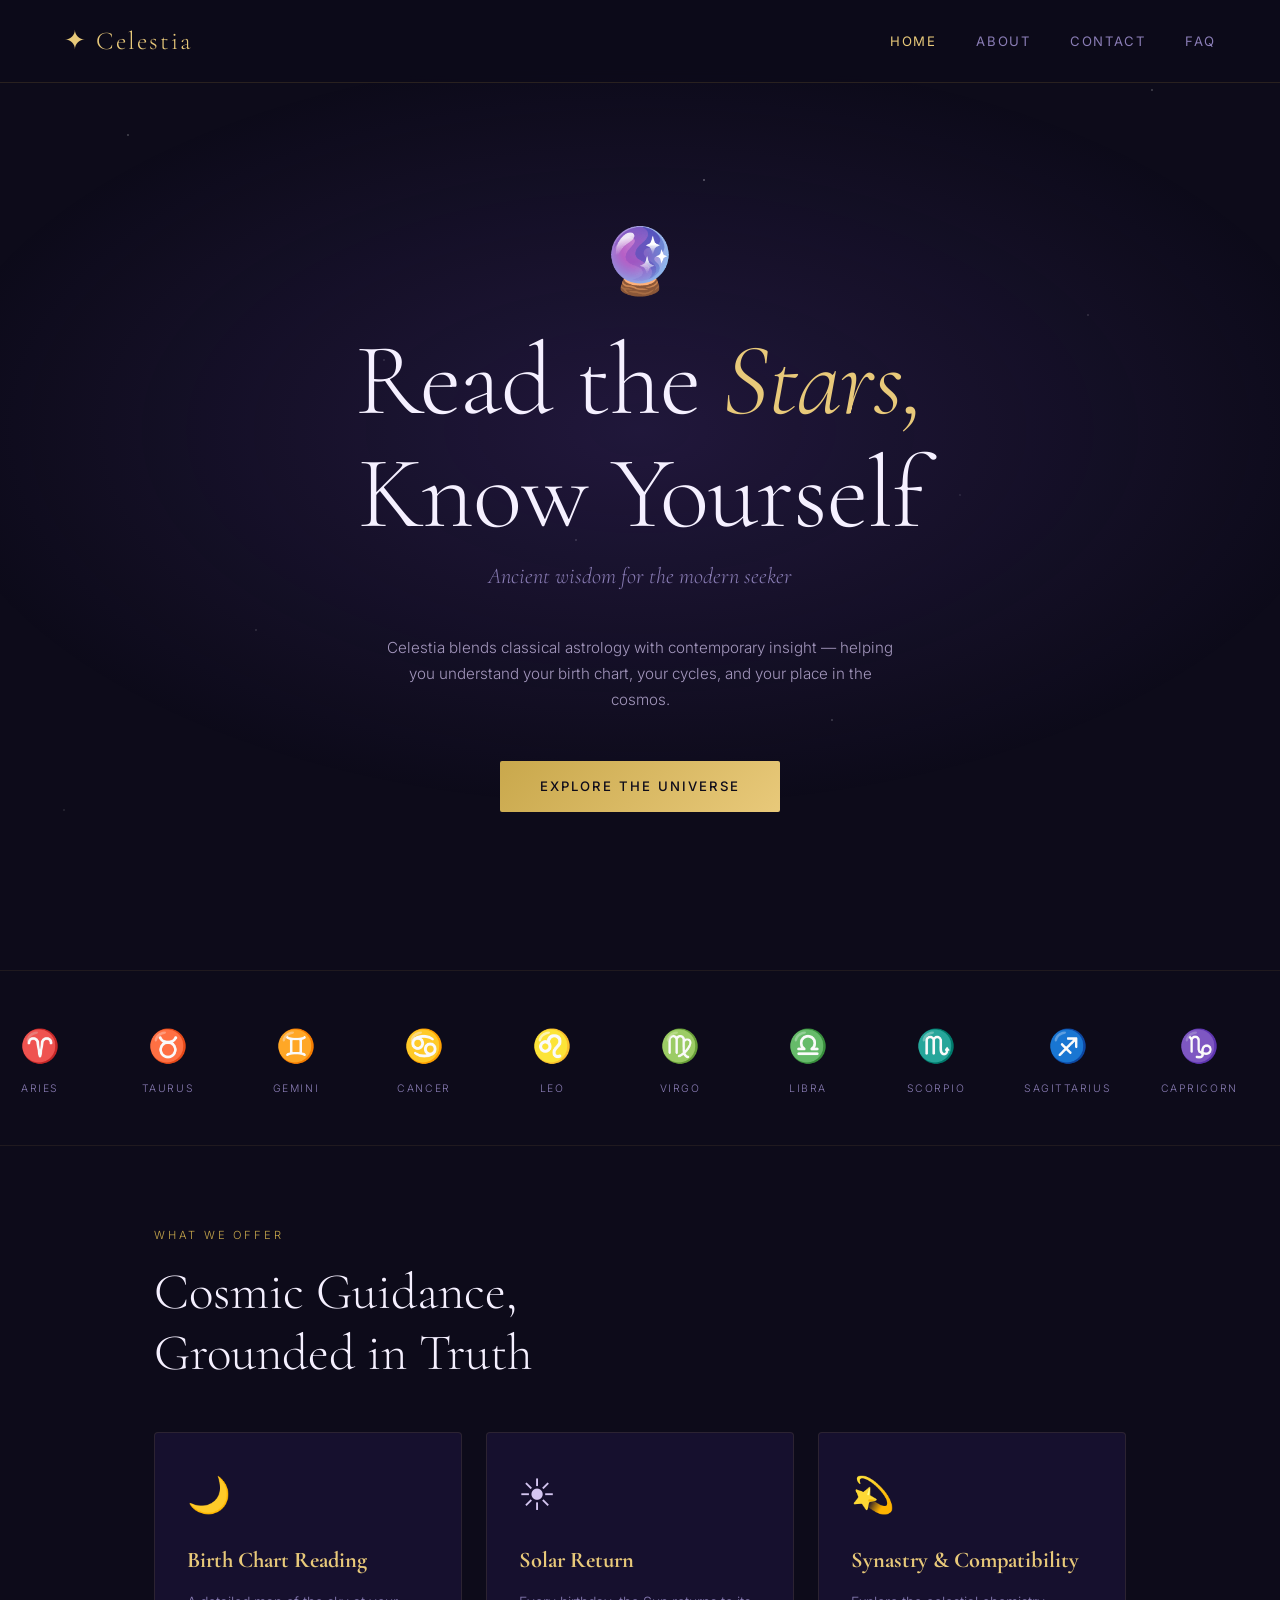
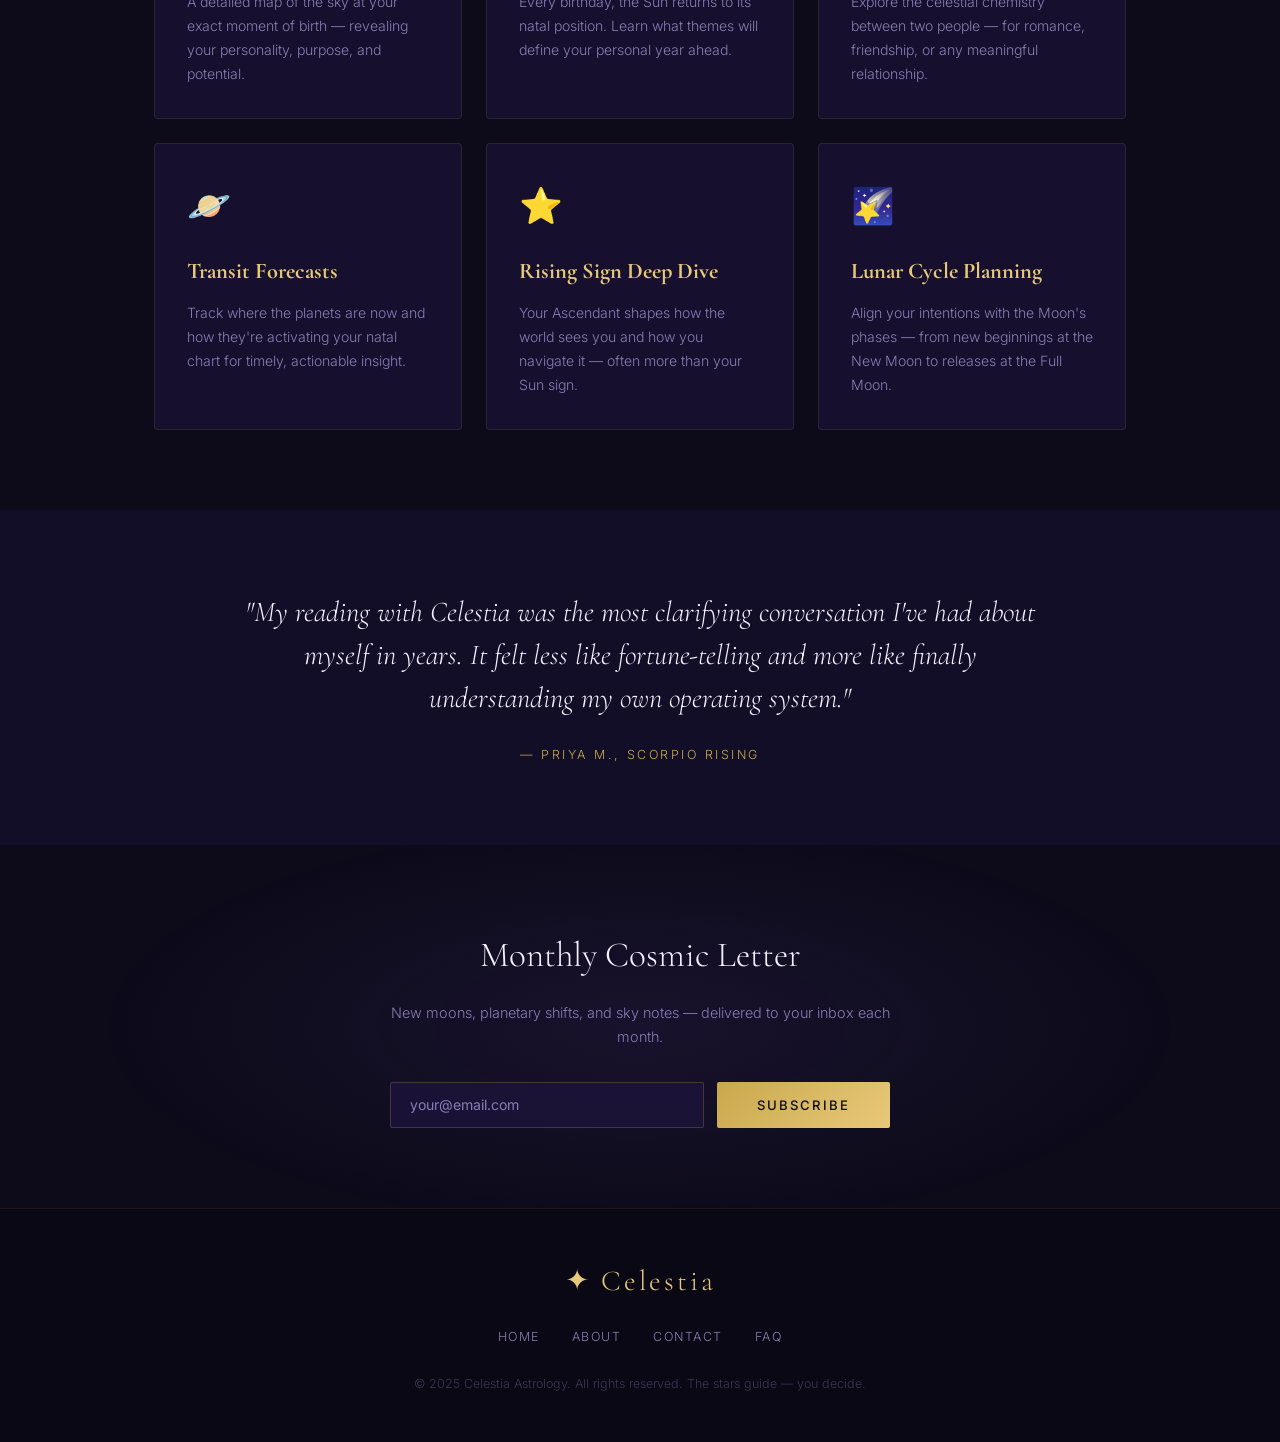
<file: astrology.html>
<!DOCTYPE html>
<html lang="en">
<head>
  <meta charset="UTF-8" />
  <meta name="viewport" content="width=device-width, initial-scale=1.0" />
  <title>Celestia — Astrology for the Modern Soul</title>
  <link href="https://fonts.googleapis.com/css2?family=Cormorant+Garamond:ital,wght@0,300;0,400;0,600;1,300;1,400&family=Inter:wght@300;400;500&display=swap" rel="stylesheet" />
  <style>
    *, *::before, *::after { box-sizing: border-box; margin: 0; padding: 0; }

    :root {
      --midnight: #0d0b1a;
      --deep-violet: #1a1235;
      --cosmic-purple: #2d1f5e;
      --nebula: #5c3d9e;
      --gold: #c9a84c;
      --gold-light: #e8c97a;
      --stardust: #d4c5f0;
      --white: #f5f0ff;
      --muted: #8a7db5;
      --font-display: 'Cormorant Garamond', serif;
      --font-body: 'Inter', sans-serif;
    }

    html { scroll-behavior: smooth; }

    body {
      background: var(--midnight);
      color: var(--stardust);
      font-family: var(--font-body);
      font-weight: 300;
      line-height: 1.7;
      min-height: 100vh;
    }

    /* Stars background */
    body::before {
      content: '';
      position: fixed;
      inset: 0;
      background-image:
        radial-gradient(1px 1px at 10% 15%, rgba(255,255,255,0.6) 0%, transparent 100%),
        radial-gradient(1px 1px at 30% 40%, rgba(255,255,255,0.4) 0%, transparent 100%),
        radial-gradient(1.5px 1.5px at 55% 20%, rgba(255,255,255,0.5) 0%, transparent 100%),
        radial-gradient(1px 1px at 75% 55%, rgba(255,255,255,0.3) 0%, transparent 100%),
        radial-gradient(1px 1px at 90% 10%, rgba(255,255,255,0.6) 0%, transparent 100%),
        radial-gradient(1px 1px at 20% 70%, rgba(255,255,255,0.4) 0%, transparent 100%),
        radial-gradient(1.5px 1.5px at 65% 80%, rgba(255,255,255,0.3) 0%, transparent 100%),
        radial-gradient(1px 1px at 45% 60%, rgba(255,255,255,0.5) 0%, transparent 100%),
        radial-gradient(1px 1px at 85% 35%, rgba(255,255,255,0.4) 0%, transparent 100%),
        radial-gradient(1px 1px at 5% 90%, rgba(255,255,255,0.3) 0%, transparent 100%);
      pointer-events: none;
      z-index: 0;
    }

    /* NAV */
    nav {
      position: fixed;
      top: 0; left: 0; right: 0;
      z-index: 100;
      display: flex;
      align-items: center;
      justify-content: space-between;
      padding: 1.2rem 5%;
      backdrop-filter: blur(12px);
      background: rgba(13, 11, 26, 0.7);
      border-bottom: 1px solid rgba(201, 168, 76, 0.15);
    }

    .nav-logo {
      font-family: var(--font-display);
      font-size: 1.6rem;
      font-weight: 300;
      color: var(--gold-light);
      letter-spacing: 0.08em;
      text-decoration: none;
      cursor: pointer;
    }

    .nav-links {
      display: flex;
      gap: 2.5rem;
      list-style: none;
    }

    .nav-links a {
      color: var(--muted);
      text-decoration: none;
      font-size: 0.82rem;
      letter-spacing: 0.12em;
      text-transform: uppercase;
      font-weight: 400;
      transition: color 0.3s;
      cursor: pointer;
    }

    .nav-links a:hover,
    .nav-links a.active {
      color: var(--gold-light);
    }

    /* PAGES */
    .page {
      display: none;
      position: relative;
      z-index: 1;
      min-height: 100vh;
      padding-top: 70px;
    }

    .page.active { display: block; }

    /* ===================== HOME ===================== */
    .hero {
      min-height: 100vh;
      display: flex;
      flex-direction: column;
      align-items: center;
      justify-content: center;
      text-align: center;
      padding: 4rem 5%;
      background: radial-gradient(ellipse 80% 60% at 50% 40%, rgba(92,61,158,0.25) 0%, transparent 70%);
    }

    .hero-eye {
      font-size: 4rem;
      line-height: 1;
      margin-bottom: 2rem;
      animation: glow-pulse 3s ease-in-out infinite;
    }

    @keyframes glow-pulse {
      0%, 100% { filter: drop-shadow(0 0 8px rgba(201,168,76,0.4)); }
      50% { filter: drop-shadow(0 0 20px rgba(201,168,76,0.8)); }
    }

    .hero h1 {
      font-family: var(--font-display);
      font-size: clamp(3rem, 8vw, 7rem);
      font-weight: 300;
      line-height: 1.1;
      color: var(--white);
      letter-spacing: -0.01em;
      margin-bottom: 0.5rem;
    }

    .hero h1 em {
      color: var(--gold-light);
      font-style: italic;
    }

    .hero-sub {
      font-family: var(--font-display);
      font-size: clamp(1rem, 2.5vw, 1.4rem);
      color: var(--muted);
      font-style: italic;
      margin-bottom: 2.5rem;
    }

    .hero-desc {
      max-width: 520px;
      font-size: 0.95rem;
      color: var(--stardust);
      opacity: 0.75;
      margin-bottom: 3rem;
    }

    .btn-primary {
      background: linear-gradient(135deg, var(--gold), var(--gold-light));
      color: var(--midnight);
      border: none;
      padding: 0.9rem 2.5rem;
      font-family: var(--font-body);
      font-size: 0.82rem;
      font-weight: 500;
      letter-spacing: 0.15em;
      text-transform: uppercase;
      cursor: pointer;
      border-radius: 2px;
      transition: opacity 0.3s, transform 0.2s;
      text-decoration: none;
      display: inline-block;
    }

    .btn-primary:hover { opacity: 0.88; transform: translateY(-1px); }

    /* Zodiac wheel */
    .zodiac-strip {
      padding: 3rem 0;
      overflow: hidden;
      border-top: 1px solid rgba(201,168,76,0.1);
      border-bottom: 1px solid rgba(201,168,76,0.1);
    }

    .zodiac-track {
      display: flex;
      gap: 3rem;
      animation: scroll-zodiac 30s linear infinite;
      width: max-content;
    }

    @keyframes scroll-zodiac {
      from { transform: translateX(0); }
      to { transform: translateX(-50%); }
    }

    .zodiac-item {
      display: flex;
      flex-direction: column;
      align-items: center;
      gap: 0.4rem;
      min-width: 80px;
    }

    .zodiac-item .symbol { font-size: 2rem; }
    .zodiac-item .name {
      font-size: 0.65rem;
      letter-spacing: 0.15em;
      text-transform: uppercase;
      color: var(--muted);
    }

    /* Services */
    .section {
      padding: 5rem 5%;
      max-width: 1100px;
      margin: 0 auto;
    }

    .section-label {
      font-size: 0.7rem;
      letter-spacing: 0.25em;
      text-transform: uppercase;
      color: var(--gold);
      margin-bottom: 1rem;
    }

    .section-title {
      font-family: var(--font-display);
      font-size: clamp(2rem, 4vw, 3.2rem);
      font-weight: 300;
      color: var(--white);
      line-height: 1.2;
      margin-bottom: 3rem;
    }

    .cards-grid {
      display: grid;
      grid-template-columns: repeat(auto-fit, minmax(260px, 1fr));
      gap: 1.5rem;
    }

    .card {
      background: rgba(29, 20, 60, 0.6);
      border: 1px solid rgba(201,168,76,0.12);
      border-radius: 4px;
      padding: 2rem;
      transition: border-color 0.3s, transform 0.3s;
    }

    .card:hover {
      border-color: rgba(201,168,76,0.35);
      transform: translateY(-4px);
    }

    .card-icon { font-size: 2.2rem; margin-bottom: 1rem; }
    .card-title {
      font-family: var(--font-display);
      font-size: 1.4rem;
      color: var(--gold-light);
      margin-bottom: 0.7rem;
    }
    .card-text { font-size: 0.88rem; color: var(--muted); line-height: 1.7; }

    /* Testimonials */
    .testimonials {
      background: rgba(45, 31, 94, 0.2);
      padding: 5rem 5%;
      text-align: center;
    }

    .testimonials-inner { max-width: 800px; margin: 0 auto; }

    .quote {
      font-family: var(--font-display);
      font-size: clamp(1.3rem, 2.5vw, 1.8rem);
      font-style: italic;
      color: var(--white);
      margin-bottom: 1.5rem;
      line-height: 1.5;
    }

    .quote-author {
      font-size: 0.78rem;
      letter-spacing: 0.2em;
      text-transform: uppercase;
      color: var(--gold);
    }

    /* Newsletter */
    .newsletter {
      padding: 5rem 5%;
      text-align: center;
      background: radial-gradient(ellipse 60% 80% at 50% 50%, rgba(92,61,158,0.15) 0%, transparent 70%);
    }

    .newsletter-inner { max-width: 500px; margin: 0 auto; }
    .newsletter h2 {
      font-family: var(--font-display);
      font-size: 2.2rem;
      font-weight: 300;
      color: var(--white);
      margin-bottom: 1rem;
    }

    .newsletter p { color: var(--muted); font-size: 0.9rem; margin-bottom: 2rem; }

    .input-row {
      display: flex;
      gap: 0.8rem;
    }

    .input-row input {
      flex: 1;
      background: rgba(29,20,60,0.8);
      border: 1px solid rgba(201,168,76,0.25);
      border-radius: 2px;
      padding: 0.85rem 1.2rem;
      color: var(--white);
      font-family: var(--font-body);
      font-size: 0.88rem;
      outline: none;
      transition: border-color 0.3s;
    }

    .input-row input:focus { border-color: var(--gold); }
    .input-row input::placeholder { color: var(--muted); }

    /* ===================== ABOUT ===================== */
    .about-hero {
      padding: 6rem 5% 3rem;
      background: radial-gradient(ellipse 70% 50% at 50% 0%, rgba(92,61,158,0.2) 0%, transparent 60%);
      text-align: center;
    }

    .page-label {
      font-size: 0.7rem;
      letter-spacing: 0.25em;
      text-transform: uppercase;
      color: var(--gold);
      margin-bottom: 1rem;
    }

    .page-title {
      font-family: var(--font-display);
      font-size: clamp(2.5rem, 6vw, 5rem);
      font-weight: 300;
      color: var(--white);
      margin-bottom: 1.5rem;
    }

    .page-subtitle {
      font-family: var(--font-display);
      font-style: italic;
      font-size: 1.2rem;
      color: var(--muted);
      max-width: 550px;
      margin: 0 auto 3rem;
    }

    .about-body {
      max-width: 780px;
      margin: 0 auto;
      padding: 3rem 5%;
    }

    .about-body h3 {
      font-family: var(--font-display);
      font-size: 1.8rem;
      color: var(--gold-light);
      margin-bottom: 1rem;
      margin-top: 2.5rem;
    }

    .about-body p {
      color: var(--stardust);
      opacity: 0.8;
      font-size: 0.95rem;
      margin-bottom: 1.2rem;
    }

    .divider {
      border: none;
      border-top: 1px solid rgba(201,168,76,0.15);
      margin: 3rem 0;
    }

    .team-grid {
      display: grid;
      grid-template-columns: repeat(auto-fit, minmax(200px, 1fr));
      gap: 2rem;
      margin-top: 2rem;
    }

    .team-member {
      text-align: center;
    }

    .member-avatar {
      width: 90px;
      height: 90px;
      border-radius: 50%;
      background: linear-gradient(135deg, var(--cosmic-purple), var(--nebula));
      display: flex;
      align-items: center;
      justify-content: center;
      font-size: 2.2rem;
      margin: 0 auto 1rem;
      border: 2px solid rgba(201,168,76,0.25);
    }

    .member-name {
      font-family: var(--font-display);
      font-size: 1.2rem;
      color: var(--white);
      margin-bottom: 0.3rem;
    }

    .member-role {
      font-size: 0.75rem;
      letter-spacing: 0.15em;
      text-transform: uppercase;
      color: var(--gold);
    }

    .values-grid {
      display: grid;
      grid-template-columns: repeat(auto-fit, minmax(220px, 1fr));
      gap: 1.5rem;
      margin-top: 2rem;
    }

    .value-item {
      padding: 1.5rem;
      background: rgba(29,20,60,0.5);
      border-left: 2px solid var(--gold);
      border-radius: 0 4px 4px 0;
    }

    .value-item h4 {
      font-family: var(--font-display);
      font-size: 1.15rem;
      color: var(--gold-light);
      margin-bottom: 0.5rem;
    }

    .value-item p {
      font-size: 0.85rem;
      color: var(--muted);
      margin: 0;
    }

    /* ===================== CONTACT ===================== */
    .contact-layout {
      max-width: 1000px;
      margin: 0 auto;
      padding: 4rem 5%;
      display: grid;
      grid-template-columns: 1fr 1.4fr;
      gap: 4rem;
      align-items: start;
    }

    .contact-info h3 {
      font-family: var(--font-display);
      font-size: 1.6rem;
      color: var(--gold-light);
      margin-bottom: 1rem;
    }

    .contact-info p {
      font-size: 0.88rem;
      color: var(--muted);
      margin-bottom: 2rem;
    }

    .contact-detail {
      display: flex;
      align-items: flex-start;
      gap: 1rem;
      margin-bottom: 1.5rem;
    }

    .contact-detail .icon { font-size: 1.3rem; margin-top: 0.1rem; }
    .contact-detail .info-label {
      font-size: 0.7rem;
      letter-spacing: 0.15em;
      text-transform: uppercase;
      color: var(--gold);
      margin-bottom: 0.2rem;
    }

    .contact-detail .info-value {
      font-size: 0.9rem;
      color: var(--stardust);
    }

    .contact-form {
      background: rgba(29,20,60,0.5);
      border: 1px solid rgba(201,168,76,0.12);
      border-radius: 4px;
      padding: 2.5rem;
    }

    .contact-form h3 {
      font-family: var(--font-display);
      font-size: 1.6rem;
      color: var(--white);
      margin-bottom: 1.5rem;
    }

    .form-group {
      margin-bottom: 1.3rem;
    }

    .form-group label {
      display: block;
      font-size: 0.72rem;
      letter-spacing: 0.15em;
      text-transform: uppercase;
      color: var(--gold);
      margin-bottom: 0.5rem;
    }

    .form-group input,
    .form-group select,
    .form-group textarea {
      width: 100%;
      background: rgba(13,11,26,0.6);
      border: 1px solid rgba(201,168,76,0.2);
      border-radius: 2px;
      padding: 0.85rem 1rem;
      color: var(--white);
      font-family: var(--font-body);
      font-size: 0.88rem;
      outline: none;
      transition: border-color 0.3s;
    }

    .form-group input:focus,
    .form-group select:focus,
    .form-group textarea:focus { border-color: var(--gold); }

    .form-group textarea { resize: vertical; min-height: 120px; }
    .form-group select { appearance: none; cursor: pointer; }
    .form-group input::placeholder,
    .form-group textarea::placeholder { color: rgba(138,125,181,0.5); }

    /* ===================== FAQ ===================== */
    .faq-body {
      max-width: 780px;
      margin: 0 auto;
      padding: 3rem 5% 5rem;
    }

    .faq-category {
      margin-bottom: 3rem;
    }

    .faq-category-title {
      font-size: 0.7rem;
      letter-spacing: 0.25em;
      text-transform: uppercase;
      color: var(--gold);
      margin-bottom: 1.5rem;
      padding-bottom: 0.8rem;
      border-bottom: 1px solid rgba(201,168,76,0.15);
    }

    .faq-item {
      border-bottom: 1px solid rgba(255,255,255,0.06);
    }

    .faq-question {
      display: flex;
      justify-content: space-between;
      align-items: center;
      padding: 1.3rem 0;
      cursor: pointer;
      font-family: var(--font-display);
      font-size: 1.15rem;
      color: var(--white);
      gap: 1rem;
      transition: color 0.3s;
    }

    .faq-question:hover { color: var(--gold-light); }

    .faq-icon {
      font-size: 1.3rem;
      color: var(--gold);
      flex-shrink: 0;
      transition: transform 0.3s;
    }

    .faq-answer {
      display: none;
      padding: 0 0 1.5rem;
      font-size: 0.9rem;
      color: var(--muted);
      line-height: 1.8;
    }

    .faq-item.open .faq-answer { display: block; }
    .faq-item.open .faq-icon { transform: rotate(45deg); }
    .faq-item.open .faq-question { color: var(--gold-light); }

    /* FOOTER */
    footer {
      background: rgba(10, 8, 20, 0.9);
      border-top: 1px solid rgba(201,168,76,0.1);
      padding: 3rem 5%;
      text-align: center;
      position: relative;
      z-index: 1;
    }

    .footer-logo {
      font-family: var(--font-display);
      font-size: 1.8rem;
      color: var(--gold-light);
      font-weight: 300;
      letter-spacing: 0.1em;
      margin-bottom: 1rem;
    }

    .footer-links {
      display: flex;
      justify-content: center;
      gap: 2rem;
      list-style: none;
      margin-bottom: 1.5rem;
    }

    .footer-links a {
      font-size: 0.78rem;
      letter-spacing: 0.12em;
      text-transform: uppercase;
      color: var(--muted);
      text-decoration: none;
      cursor: pointer;
      transition: color 0.3s;
    }

    .footer-links a:hover { color: var(--gold-light); }

    .footer-copy {
      font-size: 0.78rem;
      color: rgba(138,125,181,0.4);
    }

    @media (max-width: 680px) {
      .contact-layout { grid-template-columns: 1fr; gap: 2rem; }
      .input-row { flex-direction: column; }
      .nav-links { gap: 1.2rem; }
      .nav-links a { font-size: 0.72rem; }
    }
  </style>
</head>
<body>

<!-- NAV -->
<nav>
  <span class="nav-logo" onclick="showPage('home')">✦ Celestia</span>
  <ul class="nav-links">
    <li><a onclick="showPage('home')" id="nav-home" class="active">Home</a></li>
    <li><a onclick="showPage('about')" id="nav-about">About</a></li>
    <li><a onclick="showPage('contact')" id="nav-contact">Contact</a></li>
    <li><a onclick="showPage('faq')" id="nav-faq">FAQ</a></li>
  </ul>
</nav>

<!-- ======================== HOME PAGE ======================== -->
<div id="page-home" class="page active">

  <section class="hero">
    <div class="hero-eye">🔮</div>
    <h1>Read the <em>Stars,</em><br>Know Yourself</h1>
    <p class="hero-sub">Ancient wisdom for the modern seeker</p>
    <p class="hero-desc">Celestia blends classical astrology with contemporary insight — helping you understand your birth chart, your cycles, and your place in the cosmos.</p>
    <a class="btn-primary" onclick="showPage('about')">Explore the Universe</a>
  </section>

  <!-- Scrolling zodiac -->
  <div class="zodiac-strip">
    <div class="zodiac-track">
      <div class="zodiac-item"><span class="symbol">♈</span><span class="name">Aries</span></div>
      <div class="zodiac-item"><span class="symbol">♉</span><span class="name">Taurus</span></div>
      <div class="zodiac-item"><span class="symbol">♊</span><span class="name">Gemini</span></div>
      <div class="zodiac-item"><span class="symbol">♋</span><span class="name">Cancer</span></div>
      <div class="zodiac-item"><span class="symbol">♌</span><span class="name">Leo</span></div>
      <div class="zodiac-item"><span class="symbol">♍</span><span class="name">Virgo</span></div>
      <div class="zodiac-item"><span class="symbol">♎</span><span class="name">Libra</span></div>
      <div class="zodiac-item"><span class="symbol">♏</span><span class="name">Scorpio</span></div>
      <div class="zodiac-item"><span class="symbol">♐</span><span class="name">Sagittarius</span></div>
      <div class="zodiac-item"><span class="symbol">♑</span><span class="name">Capricorn</span></div>
      <div class="zodiac-item"><span class="symbol">♒</span><span class="name">Aquarius</span></div>
      <div class="zodiac-item"><span class="symbol">♓</span><span class="name">Pisces</span></div>
      <!-- Duplicate for seamless loop -->
      <div class="zodiac-item"><span class="symbol">♈</span><span class="name">Aries</span></div>
      <div class="zodiac-item"><span class="symbol">♉</span><span class="name">Taurus</span></div>
      <div class="zodiac-item"><span class="symbol">♊</span><span class="name">Gemini</span></div>
      <div class="zodiac-item"><span class="symbol">♋</span><span class="name">Cancer</span></div>
      <div class="zodiac-item"><span class="symbol">♌</span><span class="name">Leo</span></div>
      <div class="zodiac-item"><span class="symbol">♍</span><span class="name">Virgo</span></div>
      <div class="zodiac-item"><span class="symbol">♎</span><span class="name">Libra</span></div>
      <div class="zodiac-item"><span class="symbol">♏</span><span class="name">Scorpio</span></div>
      <div class="zodiac-item"><span class="symbol">♐</span><span class="name">Sagittarius</span></div>
      <div class="zodiac-item"><span class="symbol">♑</span><span class="name">Capricorn</span></div>
      <div class="zodiac-item"><span class="symbol">♒</span><span class="name">Aquarius</span></div>
      <div class="zodiac-item"><span class="symbol">♓</span><span class="name">Pisces</span></div>
    </div>
  </div>

  <!-- Services -->
  <section class="section">
    <p class="section-label">What We Offer</p>
    <h2 class="section-title">Cosmic Guidance,<br>Grounded in Truth</h2>
    <div class="cards-grid">
      <div class="card">
        <div class="card-icon">🌙</div>
        <h3 class="card-title">Birth Chart Reading</h3>
        <p class="card-text">A detailed map of the sky at your exact moment of birth — revealing your personality, purpose, and potential.</p>
      </div>
      <div class="card">
        <div class="card-icon">☀️</div>
        <h3 class="card-title">Solar Return</h3>
        <p class="card-text">Every birthday, the Sun returns to its natal position. Learn what themes will define your personal year ahead.</p>
      </div>
      <div class="card">
        <div class="card-icon">💫</div>
        <h3 class="card-title">Synastry & Compatibility</h3>
        <p class="card-text">Explore the celestial chemistry between two people — for romance, friendship, or any meaningful relationship.</p>
      </div>
      <div class="card">
        <div class="card-icon">🪐</div>
        <h3 class="card-title">Transit Forecasts</h3>
        <p class="card-text">Track where the planets are now and how they're activating your natal chart for timely, actionable insight.</p>
      </div>
      <div class="card">
        <div class="card-icon">⭐</div>
        <h3 class="card-title">Rising Sign Deep Dive</h3>
        <p class="card-text">Your Ascendant shapes how the world sees you and how you navigate it — often more than your Sun sign.</p>
      </div>
      <div class="card">
        <div class="card-icon">🌠</div>
        <h3 class="card-title">Lunar Cycle Planning</h3>
        <p class="card-text">Align your intentions with the Moon's phases — from new beginnings at the New Moon to releases at the Full Moon.</p>
      </div>
    </div>
  </section>

  <!-- Testimonial -->
  <div class="testimonials">
    <div class="testimonials-inner">
      <p class="quote">"My reading with Celestia was the most clarifying conversation I've had about myself in years. It felt less like fortune-telling and more like finally understanding my own operating system."</p>
      <p class="quote-author">— Priya M., Scorpio Rising</p>
    </div>
  </div>

  <!-- Newsletter -->
  <section class="newsletter">
    <div class="newsletter-inner">
      <h2>Monthly Cosmic Letter</h2>
      <p>New moons, planetary shifts, and sky notes — delivered to your inbox each month.</p>
      <div class="input-row">
        <input type="email" placeholder="your@email.com" />
        <button class="btn-primary" onclick="alert('Thank you! You\'re now a part of the cosmos. 🌙')">Subscribe</button>
      </div>
    </div>
  </section>

</div>

<!-- ======================== ABOUT PAGE ======================== -->
<div id="page-about" class="page">

  <div class="about-hero">
    <p class="page-label">Our Story</p>
    <h1 class="page-title">Written in the Stars</h1>
    <p class="page-subtitle">We're astrologers, researchers, and dreamers dedicated to making ancient celestial wisdom genuinely useful.</p>
  </div>

  <div class="about-body">

    <h3>Why Celestia?</h3>
    <p>Astrology is one of humanity's oldest frameworks for self-understanding — a language that maps the inner world onto the outer cosmos. At Celestia, we take it seriously. Not as a party trick or a meme, but as a nuanced, symbolic system that rewards deep study.</p>
    <p>We founded Celestia in 2019 with a simple conviction: that astrology is most powerful when it's specific, honest, and delivered without mystical fog. Every reading we give is grounded in classical technique, communicated in plain language, and tailored to where you actually are in life.</p>

    <hr class="divider" />

    <h3>Our Approach</h3>
    <p>We draw primarily from Hellenistic and Medieval astrological traditions — older, more structured methods that treat astrology as a craft rather than a vibe. We layer in modern psychological insights where they genuinely add depth.</p>
    <p>We don't believe your Sun sign is your destiny. We believe your birth chart is a rich, layered portrait — and understanding even a small part of it more clearly can change how you move through the world.</p>

    <hr class="divider" />

    <h3>The Team</h3>
    <div class="team-grid">
      <div class="team-member">
        <div class="member-avatar">🌙</div>
        <p class="member-name">Ananya Kapoor</p>
        <p class="member-role">Founder · Hellenistic Astrology</p>
      </div>
      <div class="team-member">
        <div class="member-avatar">☀️</div>
        <p class="member-name">Rohan Mehta</p>
        <p class="member-role">Transit Specialist</p>
      </div>
      <div class="team-member">
        <div class="member-avatar">⭐</div>
        <p class="member-name">Sara Lund</p>
        <p class="member-role">Synastry & Relationships</p>
      </div>
    </div>

    <hr class="divider" />

    <h3>What We Believe</h3>
    <div class="values-grid">
      <div class="value-item">
        <h4>Honesty over comfort</h4>
        <p>We don't tell you what you want to hear. We tell you what the chart says — and help you make sense of it.</p>
      </div>
      <div class="value-item">
        <h4>Depth over simplicity</h4>
        <p>Your chart has twelve houses, ten planets, and dozens of aspects. We go there.</p>
      </div>
      <div class="value-item">
        <h4>Agency, always</h4>
        <p>The stars incline, they do not compel. You remain the author of your life.</p>
      </div>
    </div>

  </div>
</div>

<!-- ======================== CONTACT PAGE ======================== -->
<div id="page-contact" class="page">

  <div class="about-hero">
    <p class="page-label">Get in Touch</p>
    <h1 class="page-title">Let's Talk Stars</h1>
    <p class="page-subtitle">Have a question, want to book a reading, or just want to say hello? We'd love to hear from you.</p>
  </div>

  <div class="contact-layout">
    <div class="contact-info">
      <h3>Reach Us</h3>
      <p>We respond to all messages within 2 business days. For booking enquiries, expect a reply within 24 hours.</p>

      <div class="contact-detail">
        <span class="icon">📧</span>
        <div>
          <p class="info-label">Email</p>
          <p class="info-value">hello@celestia-astro.com</p>
        </div>
      </div>

      <div class="contact-detail">
        <span class="icon">📱</span>
        <div>
          <p class="info-label">WhatsApp</p>
          <p class="info-value">+91 98765 43210</p>
        </div>
      </div>

      <div class="contact-detail">
        <span class="icon">🕐</span>
        <div>
          <p class="info-label">Office Hours</p>
          <p class="info-value">Mon – Sat, 10am – 6pm IST</p>
        </div>
      </div>

      <div class="contact-detail">
        <span class="icon">🌍</span>
        <div>
          <p class="info-label">Readings Available</p>
          <p class="info-value">Worldwide via video call</p>
        </div>
      </div>
    </div>

    <div class="contact-form">
      <h3>Send a Message</h3>

      <div class="form-group">
        <label>Your Name</label>
        <input type="text" placeholder="Full name" />
      </div>

      <div class="form-group">
        <label>Email Address</label>
        <input type="email" placeholder="your@email.com" />
      </div>

      <div class="form-group">
        <label>What Are You Looking For?</label>
        <select>
          <option value="">Select a service</option>
          <option>Birth Chart Reading</option>
          <option>Solar Return</option>
          <option>Synastry & Compatibility</option>
          <option>Transit Forecast</option>
          <option>General Enquiry</option>
        </select>
      </div>

      <div class="form-group">
        <label>Your Message</label>
        <textarea placeholder="Tell us a little about what you're hoping to explore..."></textarea>
      </div>

      <button class="btn-primary" style="width:100%;" onclick="alert('Message sent! We\'ll be in touch within 2 business days. ✨')">Send Message</button>
    </div>
  </div>
</div>

<!-- ======================== FAQ PAGE ======================== -->
<div id="page-faq" class="page">

  <div class="about-hero">
    <p class="page-label">Frequently Asked</p>
    <h1 class="page-title">Questions & Answers</h1>
    <p class="page-subtitle">Everything you've wondered about astrology, readings, and how Celestia works.</p>
  </div>

  <div class="faq-body">

    <div class="faq-category">
      <p class="faq-category-title">About Astrology</p>

      <div class="faq-item">
        <div class="faq-question" onclick="toggleFaq(this)">
          <span>Is astrology actually real? What's it based on?</span>
          <span class="faq-icon">+</span>
        </div>
        <div class="faq-answer">Astrology is a symbolic language — a system for meaning-making that maps celestial positions onto human experience. Whether it's "real" in a scientific sense depends on your framework. What we do know is that millions of people across thousands of years have found it deeply useful for self-reflection, timing decisions, and understanding personality. We take it seriously as a craft, not a magic formula.</div>
      </div>

      <div class="faq-item">
        <div class="faq-question" onclick="toggleFaq(this)">
          <span>What's the difference between Western and Vedic astrology?</span>
          <span class="faq-icon">+</span>
        </div>
        <div class="faq-answer">Western astrology is based on the tropical zodiac (tied to Earth's seasons), while Vedic (Jyotish) astrology uses the sidereal zodiac (tied to fixed star positions). They also differ in techniques, emphasis, and purpose. At Celestia, we practice Western astrology rooted in Hellenistic traditions, though we respect Vedic work deeply and can recommend practitioners if that's what you're seeking.</div>
      </div>

      <div class="faq-item">
        <div class="faq-question" onclick="toggleFaq(this)">
          <span>Is my Sun sign really the most important thing in my chart?</span>
          <span class="faq-icon">+</span>
        </div>
        <div class="faq-answer">Not necessarily. Your Sun sign reflects your core identity and life purpose, but your Rising sign (Ascendant) shapes how you appear and how you navigate the world — and many astrologers argue it's equally or more important. Your Moon sign governs your emotional inner world. A full birth chart reading considers all of these and far more.</div>
      </div>
    </div>

    <div class="faq-category">
      <p class="faq-category-title">Booking & Readings</p>

      <div class="faq-item">
        <div class="faq-question" onclick="toggleFaq(this)">
          <span>What do I need to book a birth chart reading?</span>
          <span class="faq-icon">+</span>
        </div>
        <div class="faq-answer">You'll need your date of birth, exact time of birth (even an approximate time helps, but the more precise the better), and your place of birth. The birth time is especially important for calculating your Rising sign and the house positions in your chart. If you don't know your birth time, we can still do a solar chart reading — just let us know.</div>
      </div>

      <div class="faq-item">
        <div class="faq-question" onclick="toggleFaq(this)">
          <span>How long does a reading take?</span>
          <span class="faq-icon">+</span>
        </div>
        <div class="faq-answer">Standard readings run 60–75 minutes via video call. We send you a recording afterward so you can revisit the insights at your own pace. Deep-dive readings (birth chart + transits + solar return) can run 90 minutes. Written reports are also available if you prefer reading over talking.</div>
      </div>

      <div class="faq-item">
        <div class="faq-question" onclick="toggleFaq(this)">
          <span>Do you offer readings for couples?</span>
          <span class="faq-icon">+</span>
        </div>
        <div class="faq-answer">Yes — our Synastry reading compares two birth charts to reveal the dynamics, strengths, and friction points between two people. This works for romantic partners, close friends, or business partners. Both people should ideally be present for the call, and we'll need birth data for both.</div>
      </div>

      <div class="faq-item">
        <div class="faq-question" onclick="toggleFaq(this)">
          <span>What's your cancellation and rescheduling policy?</span>
          <span class="faq-icon">+</span>
        </div>
        <div class="faq-answer">You can reschedule up to 24 hours before your appointment with no charge. Cancellations made with less than 24 hours' notice are non-refundable, though we'll offer you a credit toward a future booking. Life happens — just let us know as early as you can.</div>
      </div>
    </div>

    <div class="faq-category">
      <p class="faq-category-title">Getting Started</p>

      <div class="faq-item">
        <div class="faq-question" onclick="toggleFaq(this)">
          <span>I'm completely new to astrology. Where should I begin?</span>
          <span class="faq-icon">+</span>
        </div>
        <div class="faq-answer">Start with a birth chart reading — it's the foundation of everything. You'll walk away with an understanding of your Sun, Moon, and Rising signs, your chart's dominant themes, and an introduction to the twelve houses. From there, you'll have enough grounding to explore further on your own or book follow-up sessions.</div>
      </div>

      <div class="faq-item">
        <div class="faq-question" onclick="toggleFaq(this)">
          <span>Can you teach me how to read my own chart?</span>
          <span class="faq-icon">+</span>
        </div>
        <div class="faq-answer">Absolutely. We offer educational readings specifically designed to walk you through your chart step by step, explaining the technique as we go. It takes a bit longer but leaves you with real skills. Mention this when you book, and we'll tailor the session accordingly.</div>
      </div>

      <div class="faq-item">
        <div class="faq-question" onclick="toggleFaq(this)">
          <span>Do you offer gift readings?</span>
          <span class="faq-icon">+</span>
        </div>
        <div class="faq-answer">Yes! Gift readings are available for all of our services. Reach out via the Contact page and we'll send you a gift certificate you can pass along. The recipient books their own appointment at a time that suits them.</div>
      </div>
    </div>

  </div>
</div>

<!-- FOOTER -->
<footer>
  <p class="footer-logo">✦ Celestia</p>
  <ul class="footer-links">
    <li><a onclick="showPage('home')">Home</a></li>
    <li><a onclick="showPage('about')">About</a></li>
    <li><a onclick="showPage('contact')">Contact</a></li>
    <li><a onclick="showPage('faq')">FAQ</a></li>
  </ul>
  <p class="footer-copy">© 2025 Celestia Astrology. All rights reserved. The stars guide — you decide.</p>
</footer>

<script>
  function showPage(name) {
    document.querySelectorAll('.page').forEach(p => p.classList.remove('active'));
    document.querySelectorAll('.nav-links a').forEach(a => a.classList.remove('active'));
    document.getElementById('page-' + name).classList.add('active');
    document.getElementById('nav-' + name).classList.add('active');
    window.scrollTo({ top: 0, behavior: 'smooth' });
  }

  function toggleFaq(el) {
    const item = el.parentElement;
    const wasOpen = item.classList.contains('open');
    document.querySelectorAll('.faq-item').forEach(i => i.classList.remove('open'));
    if (!wasOpen) item.classList.add('open');
  }
</script>

</body>
</html>
</file>
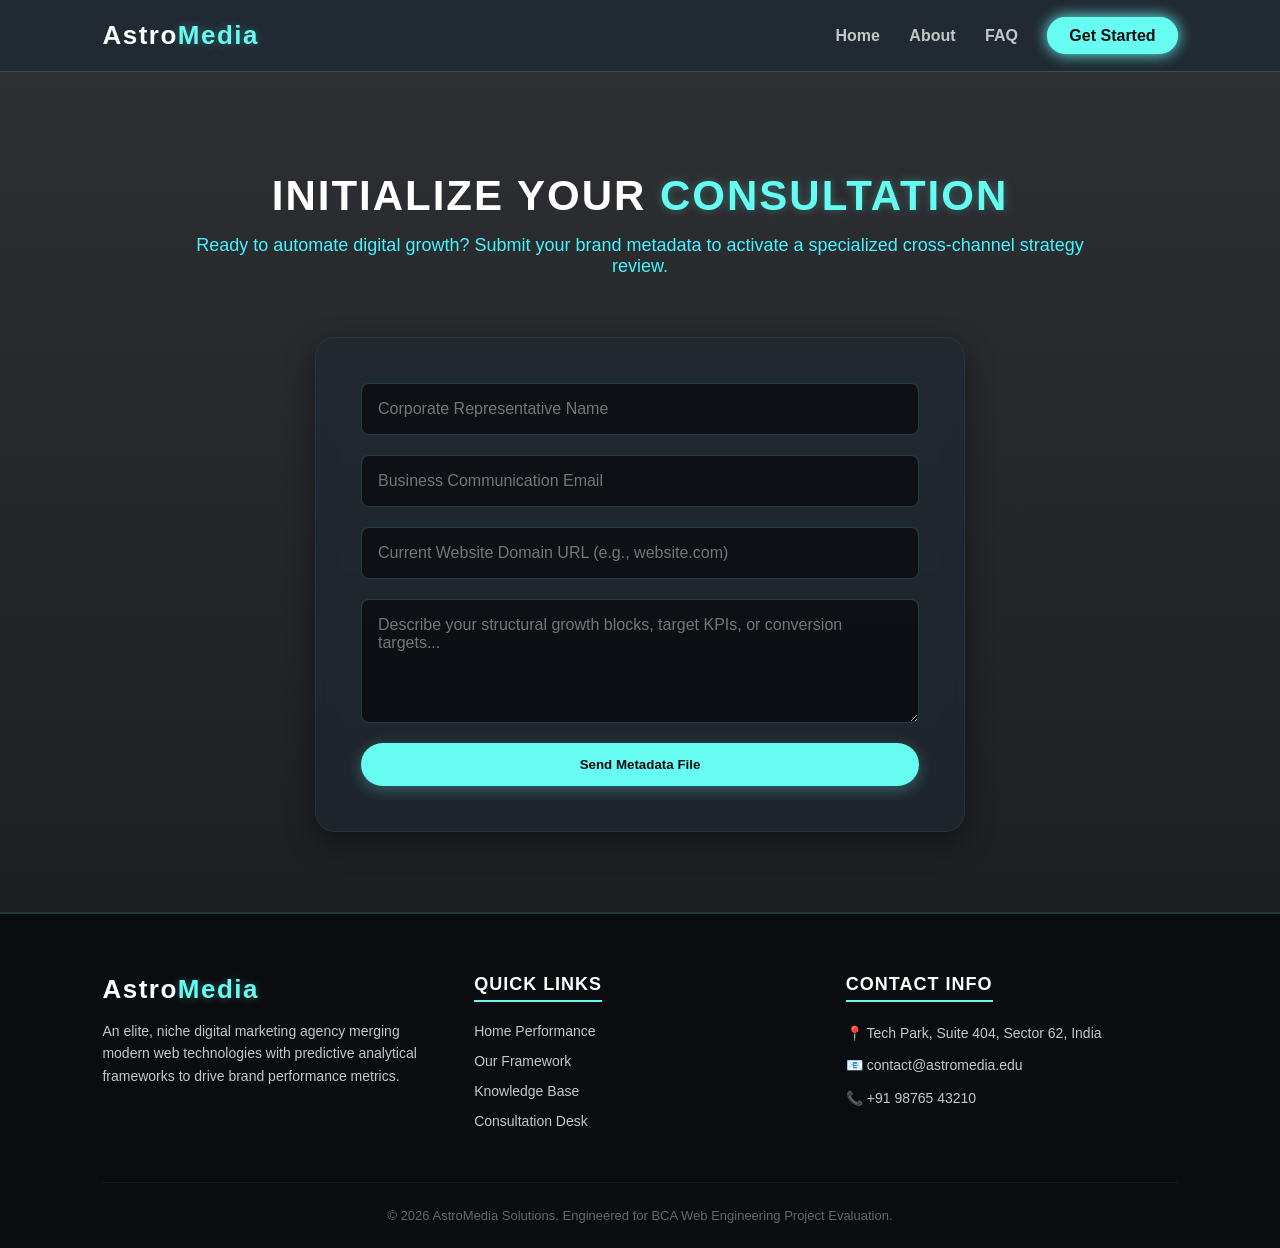
<file: contact.html>
<!DOCTYPE html>
<html lang="en">
<head>
    <meta charset="UTF-8">
    <meta name="viewport" content="width=device-width, initial-scale=1.0">
    <title>Consultation Desk | AstroMedia</title>
    <link rel="stylesheet" href="style.css">
</head>
<body>

    <!-- NAVIGATION BAR -->
    <header>
        <div class="logo">Astro<span>Media</span></div>
        <nav>
            <a href="index.html">Home</a>
            <a href="about.html">About</a>
            <a href="faq.html">FAQ</a>
            <a href="contact.html" class="active btn-nav">Get Started</a>
        </nav>
    </header>

    <!-- CONTACT MAIN SECTION -->
    <section class="contact">
        <div class="page-header">
            <h2>Initialize Your <span>Consultation</span></h2>
            <p>Ready to automate digital growth? Submit your brand metadata to activate a specialized cross-channel strategy review.</p>
        </div>

        <form class="contact-form" onsubmit="event.preventDefault(); alert('Metadata received! Processing brand analysis report.');">
            <input type="text" placeholder="Corporate Representative Name" required>
            <input type="email" placeholder="Business Communication Email" required>
            <input type="url" placeholder="Current Website Domain URL (e.g., website.com)">
            <textarea placeholder="Describe your structural growth blocks, target KPIs, or conversion targets..." rows="5" required></textarea>
            <button type="submit" class="btn">Send Metadata File</button>
        </form>
    </section>

    <!-- RICH FOOTER -->
    <footer>
        <div class="footer-container">
            <div class="footer-column">
                <div class="logo" style="margin-bottom: 15px;">Astro<span>Media</span></div>
                <p>An elite, niche digital marketing agency merging modern web technologies with predictive analytical frameworks to drive brand performance metrics.</p>
            </div>
            <div class="footer-column">
                <h4>Quick Links</h4>
                <ul>
                    <li><a href="index.html">Home Performance</a></li>
                    <li><a href="about.html">Our Framework</a></li>
                    <li><a href="faq.html">Knowledge Base</a></li>
                    <li><a href="contact.html">Consultation Desk</a></li>
                </ul>
            </div>
            <div class="footer-column">
                <h4>Contact Info</h4>
                <p style="margin-bottom: 10px;">📍 Tech Park, Suite 404, Sector 62, India</p>
                <p style="margin-bottom: 10px;">📧 contact@astromedia.edu</p>
                <p>📞 +91 98765 43210</p>
            </div>
        </div>
        <div class="footer-bottom">
            <p>&copy; 2026 AstroMedia Solutions. Engineered for BCA Web Engineering Project Evaluation.</p>
        </div>
    </footer>

</body>
</html>
</file>
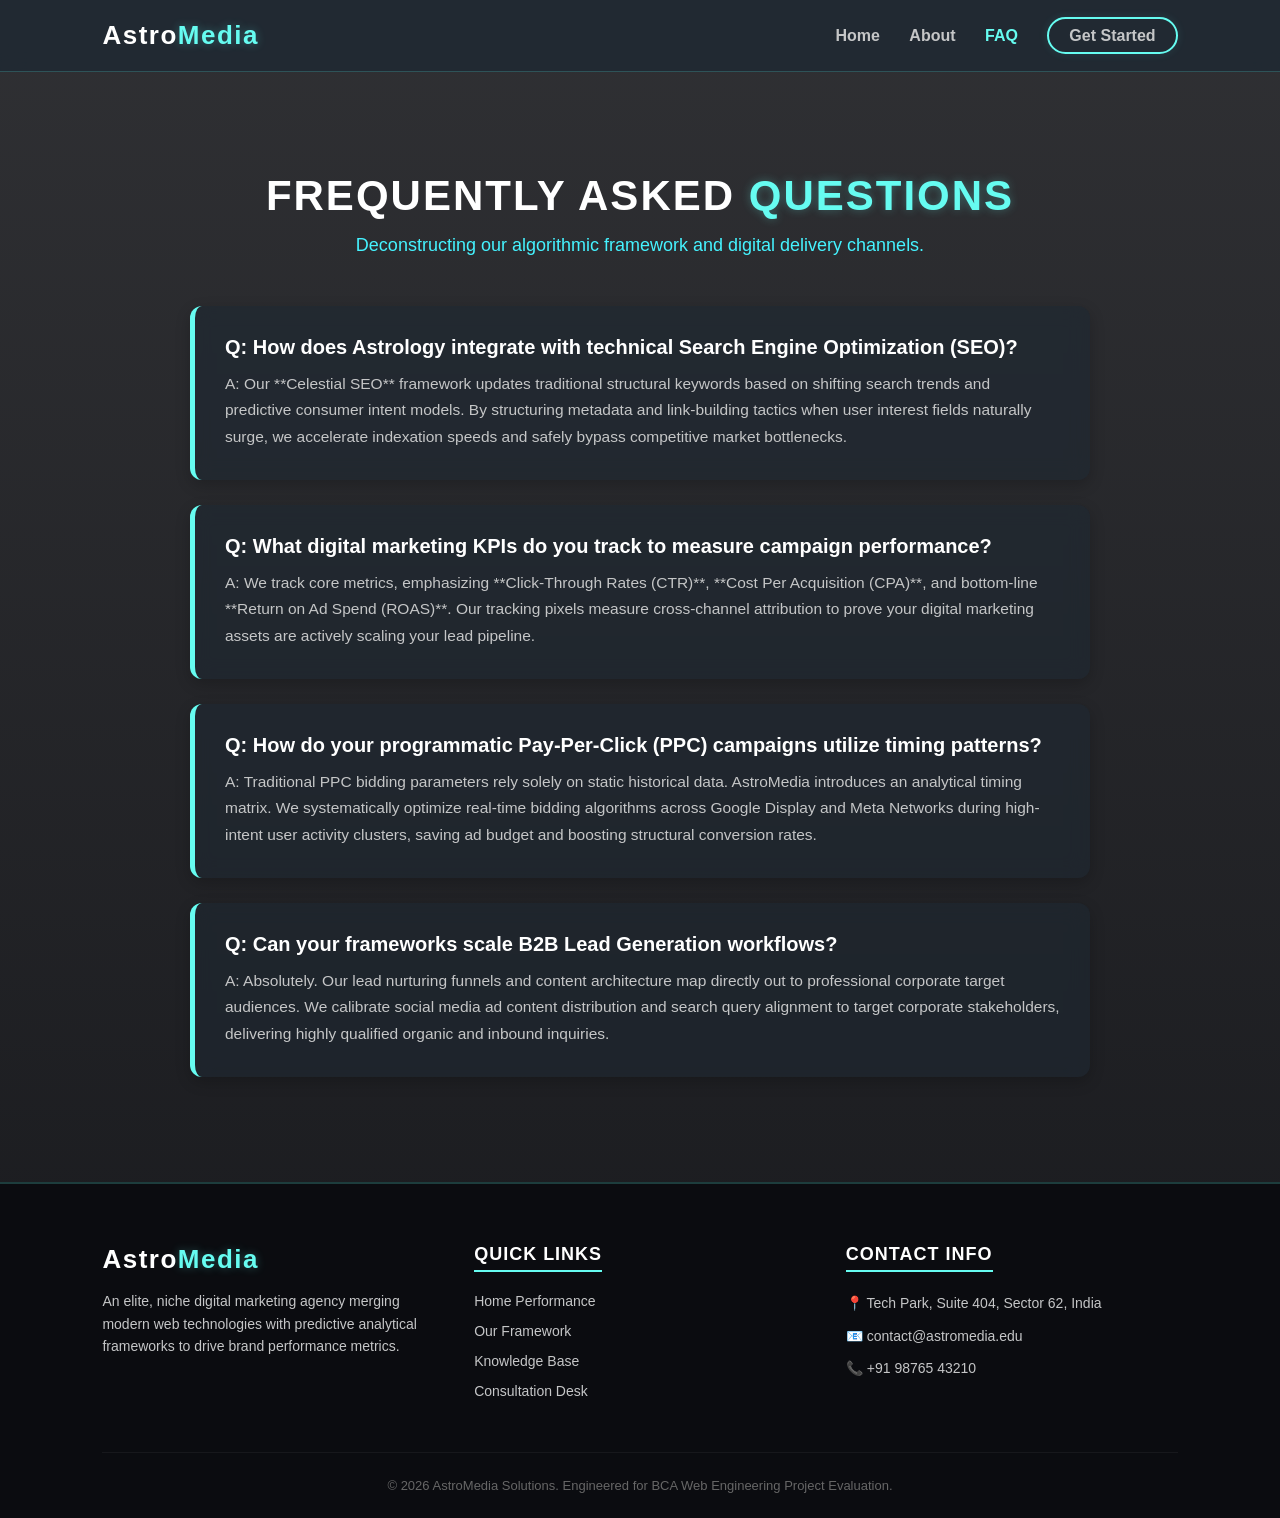
<file: faq.html>
<!DOCTYPE html>
<html lang="en">
<head>
    <meta charset="UTF-8">
    <meta name="viewport" content="width=device-width, initial-scale=1.0">
    <title>Knowledge Base | AstroMedia</title>
    <link rel="stylesheet" href="style.css">
</head>
<body>

    <!-- NAVIGATION BAR -->
    <header>
        <div class="logo">Astro<span>Media</span></div>
        <nav>
            <a href="index.html">Home</a>
            <a href="about.html">About</a>
            <a href="faq.html" class="active">FAQ</a>
            <a href="contact.html" class="btn-nav">Get Started</a>
        </nav>
    </header>

    <!-- FAQ MAIN SECTION -->
    <section class="faq">
        <div class="page-header">
            <h2>Frequently Asked <span>Questions</span></h2>
            <p>Deconstructing our algorithmic framework and digital delivery channels.</p>
        </div>

        <div class="faq-container">
            <div class="faq-item">
                <h3>Q: How does Astrology integrate with technical Search Engine Optimization (SEO)?</h3>
                <p>A: Our **Celestial SEO** framework updates traditional structural keywords based on shifting search trends and predictive consumer intent models. By structuring metadata and link-building tactics when user interest fields naturally surge, we accelerate indexation speeds and safely bypass competitive market bottlenecks.</p>
            </div>
            <div class="faq-item">
                <h3>Q: What digital marketing KPIs do you track to measure campaign performance?</h3>
                <p>A: We track core metrics, emphasizing **Click-Through Rates (CTR)**, **Cost Per Acquisition (CPA)**, and bottom-line **Return on Ad Spend (ROAS)**. Our tracking pixels measure cross-channel attribution to prove your digital marketing assets are actively scaling your lead pipeline.</p>
            </div>
            <div class="faq-item">
                <h3>Q: How do your programmatic Pay-Per-Click (PPC) campaigns utilize timing patterns?</h3>
                <p>A: Traditional PPC bidding parameters rely solely on static historical data. AstroMedia introduces an analytical timing matrix. We systematically optimize real-time bidding algorithms across Google Display and Meta Networks during high-intent user activity clusters, saving ad budget and boosting structural conversion rates.</p>
            </div>
            <div class="faq-item">
                <h3>Q: Can your frameworks scale B2B Lead Generation workflows?</h3>
                <p>A: Absolutely. Our lead nurturing funnels and content architecture map directly out to professional corporate target audiences. We calibrate social media ad content distribution and search query alignment to target corporate stakeholders, delivering highly qualified organic and inbound inquiries.</p>
            </div>
        </div>
    </section>

    <!-- RICH FOOTER -->
    <footer>
        <div class="footer-container">
            <div class="footer-column">
                <div class="logo" style="margin-bottom: 15px;">Astro<span>Media</span></div>
                <p>An elite, niche digital marketing agency merging modern web technologies with predictive analytical frameworks to drive brand performance metrics.</p>
            </div>
            <div class="footer-column">
                <h4>Quick Links</h4>
                <ul>
                    <li><a href="index.html">Home Performance</a></li>
                    <li><a href="about.html">Our Framework</a></li>
                    <li><a href="faq.html">Knowledge Base</a></li>
                    <li><a href="contact.html">Consultation Desk</a></li>
                </ul>
            </div>
            <div class="footer-column">
                <h4>Contact Info</h4>
                <p style="margin-bottom: 10px;">📍 Tech Park, Suite 404, Sector 62, India</p>
                <p style="margin-bottom: 10px;">📧 contact@astromedia.edu</p>
                <p>📞 +91 98765 43210</p>
            </div>
        </div>
        <div class="footer-bottom">
            <p>&copy; 2026 AstroMedia Solutions. Engineered for BCA Web Engineering Project Evaluation.</p>
        </div>
    </footer>

</body>
</html>
</file>
<file: style.css>
/* GLOBAL STYLES & BACKGROUND */
* {
    margin: 0;
    padding: 0;
    box-sizing: border-box;
    font-family: 'Segoe UI', Tahoma, Geneva, Verdana, sans-serif;
    scroll-behavior: smooth;
}

body {
    background: linear-gradient(rgba(11, 12, 16, 0.85), rgba(11, 12, 16, 0.95)), 
                url('https://images.unsplash.com/photo-1506318137071-a8e063b4bec0?q=80&w=1600') no-repeat center center fixed;
    background-size: cover;
    color: #c5c6c7;
    display: flex;
    flex-direction: column;
    min-height: 100vh;
}

span {
    color: #66fcf1;
    text-shadow: 0 0 10px rgba(102, 252, 241, 0.3);
}

/* UNIVERSAL PAGE HEADERS */
.page-header {
    text-align: center;
    padding: 60px 8% 20px 8%;
}

.page-header h2 {
    font-size: 42px;
    color: #fff;
    margin-bottom: 15px;
    text-transform: uppercase;
    letter-spacing: 2px;
}

.page-header p {
    font-size: 18px;
    color: #45f3ff;
}

/* NAVIGATION */
header {
    display: flex;
    justify-content: space-between;
    align-items: center;
    padding: 20px 8%;
    background: rgba(31, 40, 51, 0.85);
    backdrop-filter: blur(10px);
    position: sticky;
    top: 0;
    z-index: 1000;
    border-bottom: 1px solid rgba(102, 252, 241, 0.2);
}

.logo {
    font-size: 26px;
    font-weight: 800;
    color: #fff;
    letter-spacing: 1.5px;
}

nav a {
    color: #c5c6c7;
    text-decoration: none;
    margin-left: 25px;
    font-weight: 600;
    transition: 0.3s;
}

nav a:hover, nav a.active {
    color: #66fcf1;
}

.btn-nav {
    background: transparent;
    border: 2px solid #66fcf1;
    padding: 8px 20px;
    border-radius: 30px;
    box-shadow: 0 0 10px rgba(102, 252, 241, 0.1);
}

.btn-nav.active, .btn-nav:hover {
    background: #66fcf1;
    color: #0b0c10 !important;
    box-shadow: 0 0 15px #66fcf1;
}

/* HERO SECTION */
.hero {
    display: flex;
    align-items: center;
    justify-content: space-between;
    padding: 80px 8%;
    flex: 1;
}

.hero-content {
    flex: 1;
    padding-right: 60px;
}

.hero-content h1 {
    font-size: 54px;
    color: #fff;
    margin-bottom: 25px;
    line-height: 1.15;
}

.hero-content p {
    font-size: 20px;
    margin-bottom: 35px;
    line-height: 1.7;
}

.hero-image {
    flex: 1;
    display: flex;
    justify-content: flex-end;
}

.hero-image img {
    width: 100%;
    max-width: 500px;
    border-radius: 20px;
    border: 1px solid rgba(102, 252, 241, 0.3);
    box-shadow: 0px 0px 30px rgba(102, 252, 241, 0.25);
}

.btn {
    display: inline-block;
    background-color: #66fcf1;
    color: #0b0c10;
    padding: 14px 35px;
    border-radius: 30px;
    text-decoration: none;
    font-weight: bold;
    transition: 0.3s;
    border: none;
    cursor: pointer;
    box-shadow: 0 4px 15px rgba(102, 252, 241, 0.3);
}

.btn:hover {
    box-shadow: 0px 0px 25px #66fcf1;
    transform: translateY(-3px);
}

/* ABOUT PAGE LAYOUT */
.about-page {
    padding: 40px 8% 80px 8%;
    flex: 1;
}

.about-main-box {
    background: rgba(31, 40, 51, 0.6);
    border: 1px solid rgba(255, 255, 255, 0.05);
    backdrop-filter: blur(12px);
    padding: 50px;
    border-radius: 20px;
    margin-bottom: 50px;
    box-shadow: 0 10px 30px rgba(0,0,0,0.5);
}

.about-container {
    display: flex;
    justify-content: space-between;
    align-items: flex-start;
    gap: 50px;
}

.about-text {
    flex: 1.3;
}

.about-text h3 {
    color: #fff;
    font-size: 24px;
    margin-bottom: 15px;
    margin-top: 25px;
}

.about-text h3:first-child { margin-top: 0; }

.about-text p {
    margin-bottom: 20px;
    line-height: 1.8;
    font-size: 16px;
    text-align: justify;
}

.about-sidebar {
    flex: 0.7;
    display: flex;
    flex-direction: column;
    gap: 30px;
    width: 100%;
}

.about-img-wrap img {
    width: 100%;
    border-radius: 15px;
    border: 1px solid rgba(102, 252, 241, 0.2);
}

.about-stats {
    display: grid;
    grid-template-columns: 1fr 1fr;
    gap: 20px;
}

.stat-box {
    background: rgba(11, 12, 16, 0.7);
    padding: 25px 15px;
    border-radius: 12px;
    text-align: center;
    border-top: 4px solid #66fcf1;
}

.stat-box h3 {
    font-size: 36px;
    color: #fff;
    margin-bottom: 5px;
}

/* SERVICES HOMEPAGE PREVIEW */
.services {
    padding: 80px 8%;
    background: rgba(17, 20, 26, 0.85);
    backdrop-filter: blur(5px);
    text-align: center;
    border-top: 1px solid rgba(102, 252, 241, 0.1);
    border-bottom: 1px solid rgba(102, 252, 241, 0.1);
}

.services h2 {
    font-size: 36px;
    color: #fff;
    margin-bottom: 40px;
}

.service-grid {
    display: flex;
    justify-content: center;
    gap: 30px;
    flex-wrap: wrap;
}

.card {
    background: rgba(31, 40, 51, 0.7);
    padding: 40px 30px;
    border-radius: 15px;
    max-width: 360px;
    text-align: left;
    transition: 0.4s;
    border: 1px solid rgba(255, 255, 255, 0.03);
}

.card:hover {
    transform: translateY(-10px);
    border-color: #66fcf1;
    box-shadow: 0 10px 25px rgba(102, 252, 241, 0.2);
}

.card h3 {
    color: #fff;
    margin-bottom: 15px;
    font-size: 22px;
}

/* FAQ PAGE */
.faq {
    padding: 40px 8% 80px 8%;
    flex: 1;
}

.faq-container {
    max-width: 900px;
    margin: 30px auto 0 auto;
}

.faq-item {
    background: rgba(31, 40, 51, 0.6);
    backdrop-filter: blur(10px);
    padding: 30px;
    border-radius: 12px;
    margin-bottom: 25px;
    border-left: 5px solid #66fcf1;
    box-shadow: 0 5px 15px rgba(0,0,0,0.2);
}

.faq-item h3 {
    color: #fff;
    margin-bottom: 12px;
    font-size: 20px;
}

.faq-item p {
    line-height: 1.7;
    font-size: 15.5px;
}

/* CONTACT PAGE */
.contact {
    padding: 40px 8% 80px 8%;
    flex: 1;
}

.contact-form {
    background: rgba(31, 40, 51, 0.6);
    backdrop-filter: blur(10px);
    padding: 45px;
    border-radius: 20px;
    max-width: 650px;
    margin: 40px auto 0 auto;
    display: flex;
    flex-direction: column;
    gap: 20px;
    border: 1px solid rgba(255, 255, 255, 0.05);
    box-shadow: 0 10px 30px rgba(0,0,0,0.4);
}

.contact-form input, .contact-form textarea {
    width: 100%;
    padding: 16px;
    background-color: rgba(11, 12, 16, 0.8);
    border: 1px solid rgba(102, 252, 241, 0.2);
    color: #fff;
    border-radius: 8px;
    font-size: 16px;
    transition: 0.3s;
}

.contact-form input:focus, .contact-form textarea:focus {
    outline: none;
    border-color: #66fcf1;
    box-shadow: 0 0 10px rgba(102, 252, 241, 0.3);
}

/* NEW RICH FOOTER SECTION */
footer {
    background-color: #0b0c10;
    border-top: 2px solid rgba(102, 252, 241, 0.2);
    padding: 60px 8% 25px 8%;
    margin-top: auto;
}

.footer-container {
    display: flex;
    justify-content: space-between;
    flex-wrap: wrap;
    gap: 40px;
    margin-bottom: 40px;
}

.footer-column {
    flex: 1;
    min-width: 220px;
}

.footer-column h4 {
    color: #fff;
    font-size: 18px;
    margin-bottom: 20px;
    text-transform: uppercase;
    letter-spacing: 1px;
    border-bottom: 2px solid #66fcf1;
    display: inline-block;
    padding-bottom: 5px;
}

.footer-column p {
    font-size: 14px;
    line-height: 1.6;
}

.footer-column ul {
    list-style: none;
}

.footer-column ul li {
    margin-bottom: 12px;
}

.footer-column ul li a {
    color: #c5c6c7;
    text-decoration: none;
    font-size: 14px;
    transition: 0.3s;
}

.footer-column ul li a:hover {
    color: #66fcf1;
    padding-left: 5px;
}

.footer-bottom {
    text-align: center;
    padding-top: 25px;
    border-top: 1px solid rgba(255, 255, 255, 0.05);
    font-size: 13px;
    color: #666;
}
</file>
